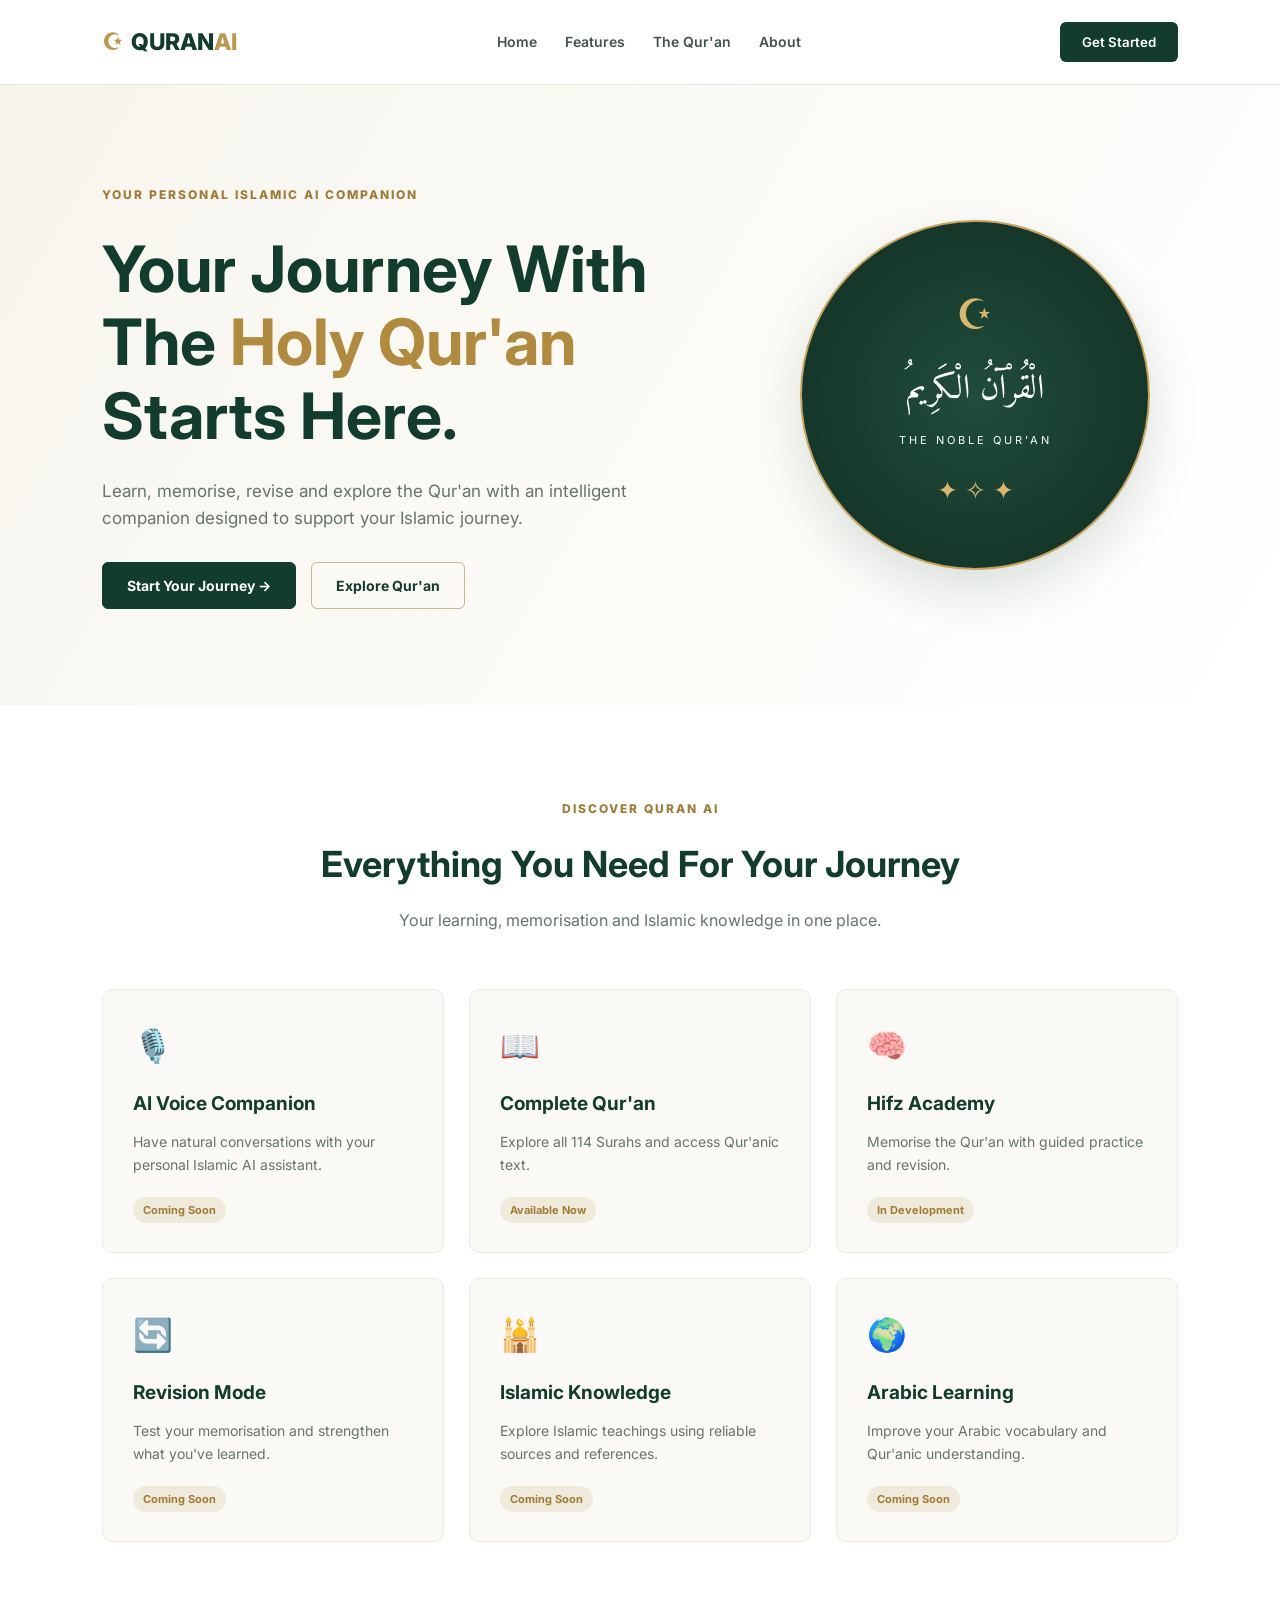
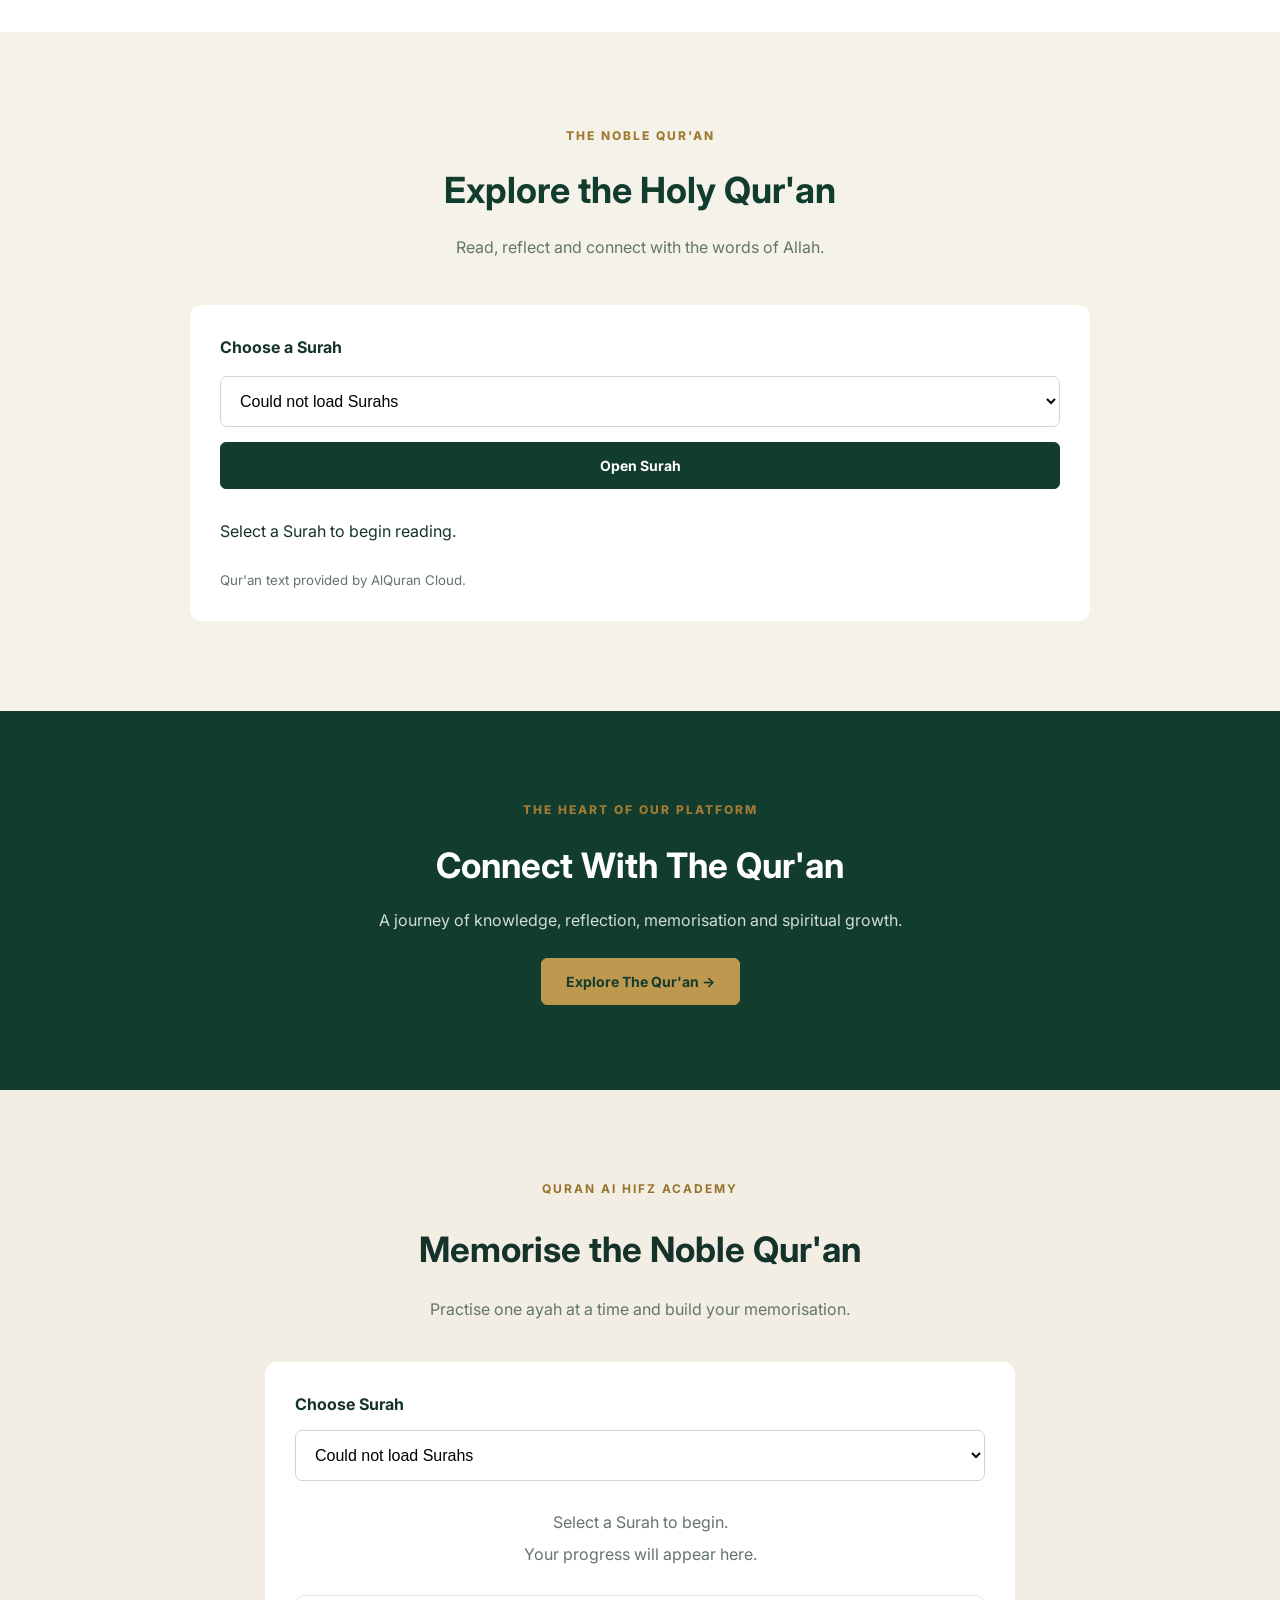
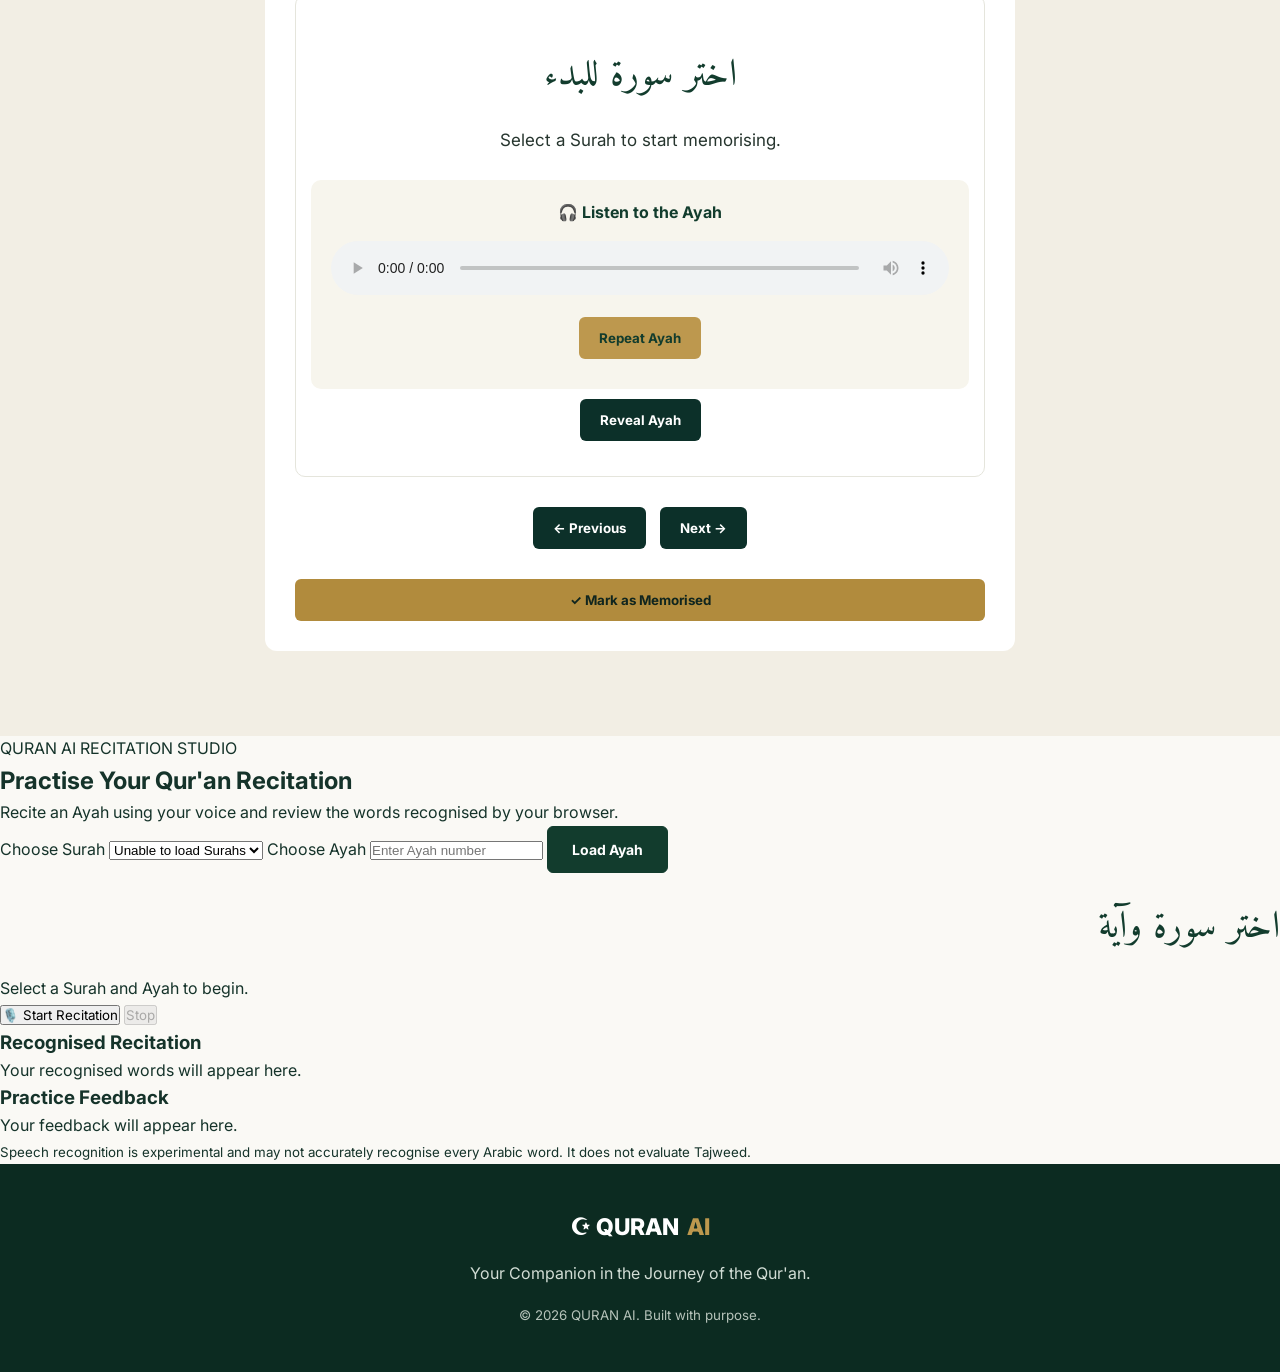
<file: index.html>
<!DOCTYPE html>
<html lang="en">

<head>
    <meta charset="UTF-8">
    <meta name="viewport" content="width=device-width, initial-scale=1.0">

    <title>QURAN AI | Your Islamic Companion</title>

    <link rel="preconnect" href="https://fonts.googleapis.com">
    <link rel="preconnect" href="https://fonts.gstatic.com" crossorigin>

    <link href="https://fonts.googleapis.com/css2?family=Amiri:wght@400;700&family=Inter:wght@400;500;600;700;800&family=Amiri+Quran&display=swap" rel="stylesheet">

    <link rel="stylesheet" href="style.css">
</head>

<body>

<header class="navbar">

    <div class="logo">
        <span class="logo-icon">☪</span>
        <span>QURAN<span class="highlight">AI</span></span>
    </div>

    <nav>
        <a href="#home">Home</a>
        <a href="#features">Features</a>
        <a href="#quran">The Qur'an</a>
        <a href="#about">About</a>
    </nav>

    <button class="start-btn" onclick="startLearning()">
        Get Started
    </button>

</header>


<main>

    <section class="hero" id="home">

        <div class="hero-content">

            <span class="welcome">YOUR PERSONAL ISLAMIC AI COMPANION</span>

            <h1>
                Your Journey With The
                <span>Holy Qur'an</span>
                Starts Here.
            </h1>

            <p>
                Learn, memorise, revise and explore the Qur'an
                with an intelligent companion designed to
                support your Islamic journey.
            </p>

            <div class="hero-buttons">

                <button class="primary-btn" onclick="startLearning()">
                    Start Your Journey →
                </button>

                <button class="secondary-btn" onclick="exploreQuran()">
                    Explore Qur'an
                </button>

            </div>

        </div>

        <div class="hero-art">

            <div class="quran-circle">

                <div class="moon">☪</div>

                <div class="arabic">
                    الْقُرْآنُ الْكَرِيمُ
                </div>

                <p>THE NOBLE QUR'AN</p>

                <div class="decoration">✦ ✧ ✦</div>

            </div>

        </div>

    </section>


    <section class="features" id="features">

        <div class="section-heading">

            <span>DISCOVER QURAN AI</span>

            <h2>Everything You Need For Your Journey</h2>

            <p>Your learning, memorisation and Islamic knowledge in one place.</p>

        </div>

        <div class="feature-grid">

            <div class="feature-card">
                <div class="feature-icon">🎙️</div>
                <h3>AI Voice Companion</h3>
                <p>Have natural conversations with your personal Islamic AI assistant.</p>
                <span class="coming">Coming Soon</span>
            </div>

            <div class="feature-card">
                <div class="feature-icon">📖</div>
                <h3>Complete Qur'an</h3>
                <p>Explore all 114 Surahs and access Qur'anic text.</p>
                <span class="coming">Available Now</span>
            </div>

            <div class="feature-card">
                <div class="feature-icon">🧠</div>
                <h3>Hifz Academy</h3>
                <p>Memorise the Qur'an with guided practice and revision.</p>
                <span class="coming">In Development</span>
            </div>

            <div class="feature-card">
                <div class="feature-icon">🔄</div>
                <h3>Revision Mode</h3>
                <p>Test your memorisation and strengthen what you've learned.</p>
                <span class="coming">Coming Soon</span>
            </div>

            <div class="feature-card">
                <div class="feature-icon">🕌</div>
                <h3>Islamic Knowledge</h3>
                <p>Explore Islamic teachings using reliable sources and references.</p>
                <span class="coming">Coming Soon</span>
            </div>

            <div class="feature-card">
                <div class="feature-icon">🌍</div>
                <h3>Arabic Learning</h3>
                <p>Improve your Arabic vocabulary and Qur'anic understanding.</p>
                <span class="coming">Coming Soon</span>
            </div>

        </div>

    </section>


    <section class="quran-section" id="quran">

        <span>THE NOBLE QUR'AN</span>

        <h2>Explore the Holy Qur'an</h2>

        <p>Read, reflect and connect with the words of Allah.</p>

        <div class="quran-reader">

            <div class="reader-controls">

                <label for="surahSelect">Choose a Surah</label>

                <select id="surahSelect">
                    <option value="">Loading Surahs...</option>
                </select>

                <button class="primary-btn" onclick="loadSurah()">
                    Open Surah
                </button>

            </div>

            <div id="surahInfo"></div>

            <div id="quranText">
                <p>Select a Surah to begin reading.</p>
            </div>

            <small class="quran-source">
                Qur'an text provided by AlQuran Cloud.
            </small>

        </div>

    </section>


    <section class="connection-section">

        <span>THE HEART OF OUR PLATFORM</span>

        <h2>Connect With The Qur'an</h2>

        <p>
            A journey of knowledge, reflection,
            memorisation and spiritual growth.
        </p>

        <button class="primary-btn" onclick="exploreQuran()">
            Explore The Qur'an →
        </button>

    </section>


    <section class="hifz-section" id="hifz">

        <span>QURAN AI HIFZ ACADEMY</span>

        <h2>Memorise the Noble Qur'an</h2>

        <p>Practise one ayah at a time and build your memorisation.</p>

        <div class="hifz-container">

            <label for="hifzSurah">Choose Surah</label>

            <select id="hifzSurah">
                <option value="">Loading Surahs...</option>
            </select>

            <div class="hifz-progress">
                <p id="hifzCounter">Select a Surah to begin.</p>
                <p id="hifzStatus">Your progress will appear here.</p>
            </div>

            <div class="hifz-ayah-card">

                <p id="hifzArabic" class="hifz-arabic">
                    اختر سورة للبدء
                </p>

                <p id="hifzTranslation" class="hifz-translation">
                    Select a Surah to start memorising.
                </p>
<div class="hifz-audio-box">

    <p>🎧 Listen to the Ayah</p>

    <audio id="hifzAudio" controls preload="none">
        Your browser does not support audio.
    </audio>

    <button id="repeatAudioBtn" onclick="repeatHifzAudio()">
        Repeat Ayah
    </button>

</div>
                <button id="revealBtn" onclick="revealHifzAyah()">
                    Reveal Ayah
                </button>

            </div>

            <div class="hifz-buttons">

                <button onclick="previousHifzAyah()">← Previous</button>

                <button onclick="nextHifzAyah()">Next →</button>

            </div>

            <button id="memorizedBtn" onclick="markHifzMemorized()">
                ✓ Mark as Memorised
            </button>

        </div>

    </section>
<!-- =====================================
     AI RECITATION PRACTICE
===================================== -->

<section class="recitation-section" id="recitation">

    <span>QURAN AI RECITATION STUDIO</span>

    <h2>Practise Your Qur'an Recitation</h2>

    <p>
        Recite an Ayah using your voice and review
        the words recognised by your browser.
    </p>

    <div class="recitation-container">

        <label for="recitationSurah">
            Choose Surah
        </label>

        <select id="recitationSurah">
            <option value="">Loading Surahs...</option>
        </select>

        <label for="recitationAyah">
            Choose Ayah
        </label>

        <input
            type="number"
            id="recitationAyah"
            min="1"
            placeholder="Enter Ayah number"
        >

        <button
            class="primary-btn"
            onclick="loadRecitationAyah()">
            Load Ayah
        </button>

        <div class="recitation-ayah-card">

            <p id="recitationArabic" class="hifz-arabic">
                اختر سورة وآية
            </p>

            <p id="recitationTranslation">
                Select a Surah and Ayah to begin.
            </p>

        </div>

        <div class="recitation-controls">

            <button
                id="startRecitationBtn"
                onclick="startRecitation()">
                🎙️ Start Recitation
            </button>

            <button
                id="stopRecitationBtn"
                onclick="stopRecitation()"
                disabled>
                Stop
            </button>

        </div>

        <div class="recitation-result">

            <h3>Recognised Recitation</h3>

            <p id="recitationTranscript">
                Your recognised words will appear here.
            </p>

            <h3>Practice Feedback</h3>

            <p id="recitationFeedback">
                Your feedback will appear here.
            </p>

        </div>

    </div>

    <small>
        Speech recognition is experimental and may not
        accurately recognise every Arabic word.
        It does not evaluate Tajweed.
    </small>

</section>
</main>


<footer id="about">

    <div class="logo">
        ☪ QURAN<span class="highlight">AI</span>
    </div>

    <p>Your Companion in the Journey of the Qur'an.</p>

    <small>© 2026 QURAN AI. Built with purpose.</small>

</footer>


<script src="script.js"></script>

</body>
</html>
</file>
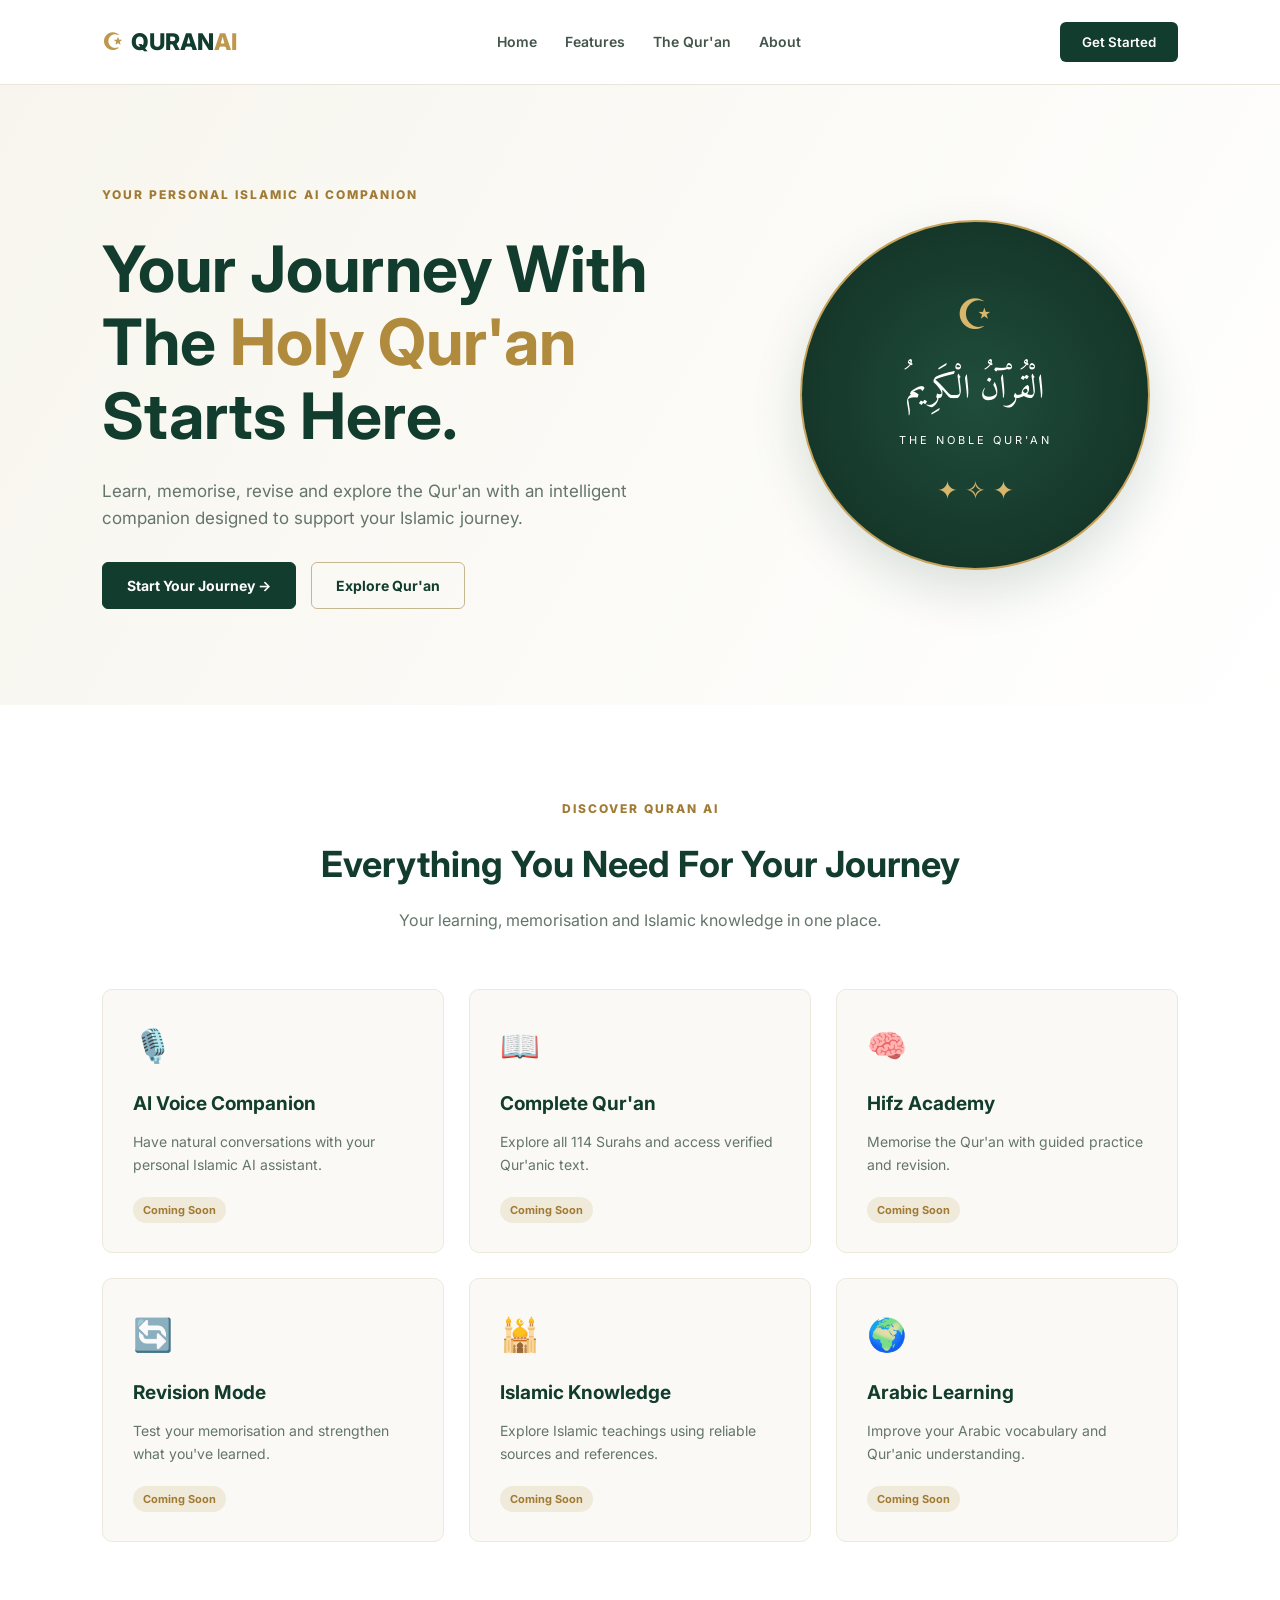
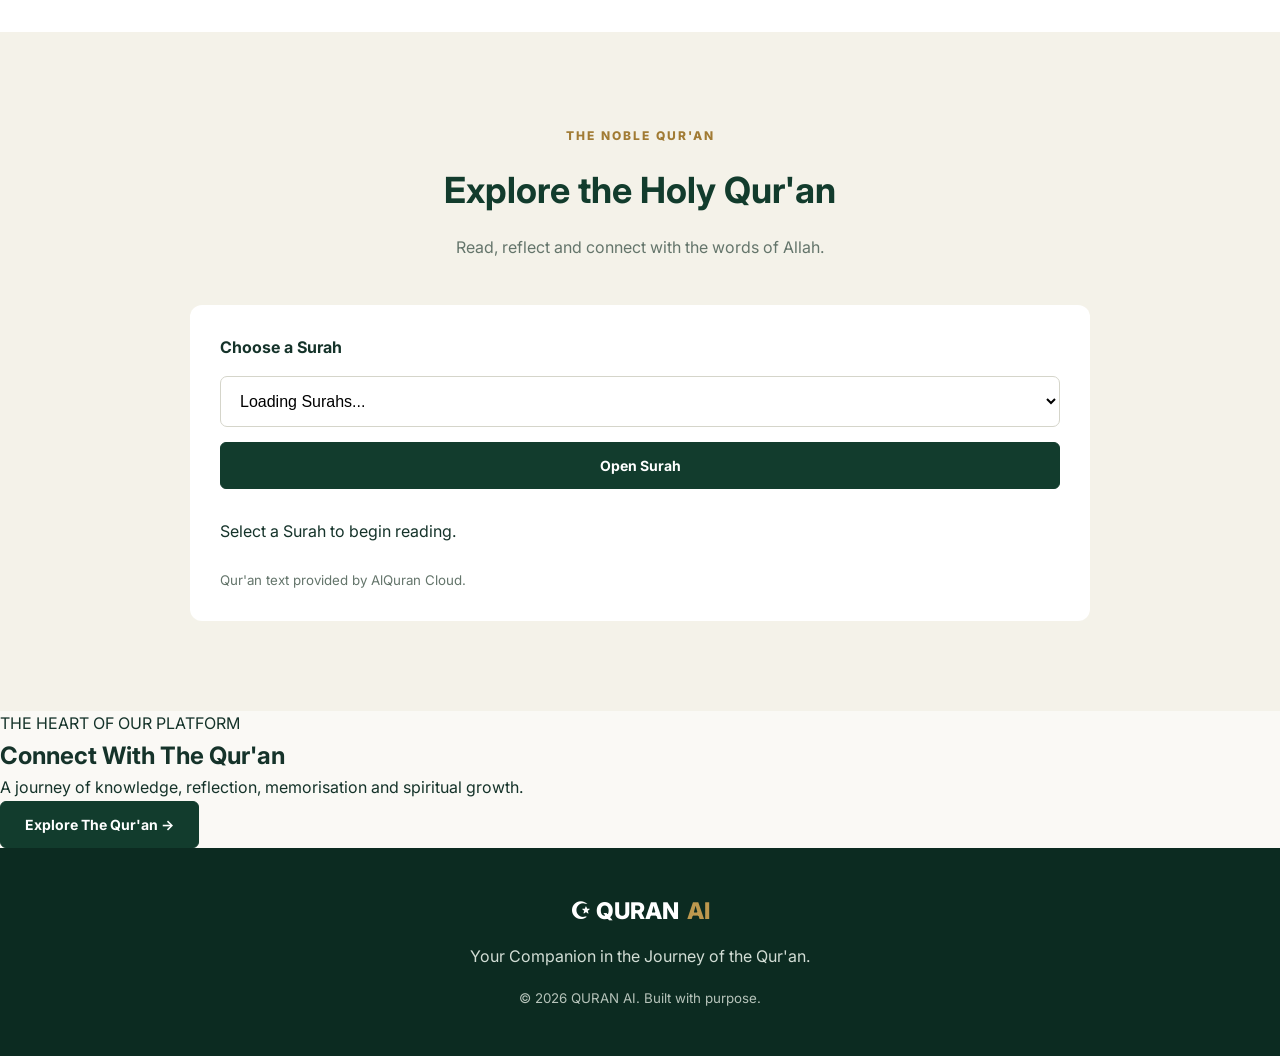
<file: index (1).html>
<!DOCTYPE html>
<html lang="en">
<head>
    <meta charset="UTF-8">
    <meta name="viewport" content="width=device-width, initial-scale=1.0">

    <title>QURAN AI | Your Companion in the Journey of the Qur'an</title>

    <link rel="stylesheet" href="style.css">

    <link href="https://fonts.googleapis.com/css2?family=Amiri:wght@400;700&family=Inter:wght@400;500;600;700;800&display=swap" rel="stylesheet">
</head>

<body>

    <header class="navbar">

        <div class="logo">
            <span class="logo-icon">☪</span>
            <span>QURAN<span class="highlight">AI</span></span>
        </div>

        <nav>
            <a href="#home">Home</a>
            <a href="#features">Features</a>
            <a href="#quran">The Qur'an</a>
            <a href="#about">About</a>
        </nav>

        <button class="start-btn" onclick="startLearning()">
            Get Started
        </button>

    </header>


    <main>

        <section class="hero" id="home">

            <div class="hero-content">

                <span class="welcome">YOUR PERSONAL ISLAMIC AI COMPANION</span>

                <h1>
                    Your Journey With The
                    <span>Holy Qur'an</span>
                    Starts Here.
                </h1>

                <p>
                    Learn, memorise, revise and explore the Qur'an
                    with an intelligent companion designed to
                    support your Islamic journey.
                </p>

                <div class="hero-buttons">

                    <button class="primary-btn" onclick="startLearning()">
                        Start Your Journey →
                    </button>

                    <button class="secondary-btn" onclick="exploreQuran()">
                        Explore Qur'an
                    </button>

                </div>

            </div>


            <div class="hero-art">

                <div class="quran-circle">

                    <div class="moon">☪</div>

                    <div class="arabic">
                        الْقُرْآنُ الْكَرِيمُ
                    </div>

                    <p>THE NOBLE QUR'AN</p>

                    <div class="decoration">✦ ✧ ✦</div>

                </div>

            </div>

        </section>


        <section class="features" id="features">

            <div class="section-heading">
                <span>DISCOVER QURAN AI</span>
                <h2>Everything You Need For Your Journey</h2>
                <p>Your learning, memorisation and Islamic knowledge in one place.</p>
            </div>


            <div class="feature-grid">

                <div class="feature-card">
                    <div class="feature-icon">🎙️</div>
                    <h3>AI Voice Companion</h3>
                    <p>Have natural conversations with your personal Islamic AI assistant.</p>
                    <span class="coming">Coming Soon</span>
                </div>


                <div class="feature-card">
                    <div class="feature-icon">📖</div>
                    <h3>Complete Qur'an</h3>
                    <p>Explore all 114 Surahs and access verified Qur'anic text.</p>
                    <span class="coming">Coming Soon</span>
                </div>


                <div class="feature-card">
                    <div class="feature-icon">🧠</div>
                    <h3>Hifz Academy</h3>
                    <p>Memorise the Qur'an with guided practice and revision.</p>
                    <span class="coming">Coming Soon</span>
                </div>


                <div class="feature-card">
                    <div class="feature-icon">🔄</div>
                    <h3>Revision Mode</h3>
                    <p>Test your memorisation and strengthen what you've learned.</p>
                    <span class="coming">Coming Soon</span>
                </div>


                <div class="feature-card">
                    <div class="feature-icon">🕌</div>
                    <h3>Islamic Knowledge</h3>
                    <p>Explore Islamic teachings using reliable sources and references.</p>
                    <span class="coming">Coming Soon</span>
                </div>


                <div class="feature-card">
                    <div class="feature-icon">🌍</div>
                    <h3>Arabic Learning</h3>
                    <p>Improve your Arabic vocabulary and Qur'anic understanding.</p>
                    <span class="coming">Coming Soon</span>
                </div>

            </div>

        </section>


        <section class="quran-section" id="quran">

    <span>THE NOBLE QUR'AN</span>

    <h2>Explore the Holy Qur'an</h2>

    <p>Read, reflect and connect with the words of Allah.</p>

    <div class="quran-reader">

        <div class="reader-controls">

            <label for="surahSelect">Choose a Surah</label>

            <select id="surahSelect">
                <option value="">Loading Surahs...</option>
            </select>

            <button class="primary-btn" onclick="loadSurah()">
                Open Surah
            </button>

        </div>

        <div id="surahInfo"></div>

        <div id="quranText">

            <p>Select a Surah to begin reading.</p>

        </div>

        <small class="quran-source">
            Qur'an text provided by AlQuran Cloud.
        </small>

    </div>

</section>


            <span>THE HEART OF OUR PLATFORM</span>

            <h2>Connect With The Qur'an</h2>

            <p>
                A journey of knowledge, reflection,
                memorisation and spiritual growth.
            </p>

            <button class="primary-btn" onclick="exploreQuran()">
                Explore The Qur'an →
            </button>

        </section>


    </main>


    <footer id="about">

        <div class="logo">
            ☪ QURAN<span class="highlight">AI</span>
        </div>

        <p>Your Companion in the Journey of the Qur'an.</p>

        <small>© 2026 QURAN AI. Built with purpose.</small>

    </footer>


    <script src="script.js"></script>

</body>
</html>
</file>
<file: style.css>
/* =================================
   QURAN AI - MAIN DESIGN
================================= */

* {
    margin: 0;
    padding: 0;
    box-sizing: border-box;
}

html {
    scroll-behavior: smooth;
}

body {
    font-family: 'Inter', sans-serif;
    background: #faf9f5;
    color: #15332a;
    line-height: 1.6;
}

button {
    cursor: pointer;
    font-family: inherit;
    transition: 0.3s ease;
}

.highlight {
    color: #bd984e;
}


/* =================================
   NAVIGATION
================================= */

.navbar {
    display: flex;
    justify-content: space-between;
    align-items: center;
    padding: 22px 8%;
    background: #ffffff;
    border-bottom: 1px solid #e9e5da;
}

.logo {
    display: flex;
    align-items: center;
    gap: 8px;
    font-size: 23px;
    font-weight: 800;
    color: #123c2d;
}

.logo-icon {
    color: #bd984e;
}

.navbar nav {
    display: flex;
    gap: 28px;
}

.navbar nav a {
    text-decoration: none;
    color: #43554b;
    font-size: 14px;
    font-weight: 600;
}

.navbar nav a:hover {
    color: #bd984e;
}

.start-btn {
    background: #123c2d;
    color: white;
    border: none;
    padding: 12px 22px;
    border-radius: 6px;
    font-weight: 600;
}

.start-btn:hover,
.primary-btn:hover {
    background: #245943;
}


/* =================================
   HERO SECTION
================================= */

.hero {
    min-height: 620px;
    padding: 90px 8%;
    display: flex;
    align-items: center;
    justify-content: space-between;
    gap: 50px;
    background: linear-gradient(120deg, #f7f5ed, #ffffff);
}

.hero-content {
    max-width: 620px;
}

.welcome {
    color: #a17b34;
    font-size: 12px;
    font-weight: 800;
    letter-spacing: 2px;
}

.hero h1 {
    font-size: clamp(38px, 5vw, 65px);
    line-height: 1.15;
    margin: 25px 0;
    color: #123c2d;
}

.hero h1 span {
    color: #b18b3d;
}

.hero-content > p {
    font-size: 17px;
    color: #64756b;
    max-width: 550px;
    margin-bottom: 30px;
}

.hero-buttons {
    display: flex;
    gap: 15px;
    flex-wrap: wrap;
}

.primary-btn,
.secondary-btn {
    padding: 14px 24px;
    border-radius: 6px;
    font-size: 14px;
    font-weight: 700;
}

.primary-btn {
    background: #123c2d;
    color: white;
    border: 1px solid #123c2d;
}

.secondary-btn {
    background: transparent;
    color: #123c2d;
    border: 1px solid #c5b78f;
}

.secondary-btn:hover {
    background: #f0ecdf;
}


/* =================================
   HERO ART
================================= */

.hero-art {
    display: flex;
    justify-content: center;
    align-items: center;
    flex: 1;
}

.quran-circle {
    width: 350px;
    height: 350px;
    border-radius: 50%;
    border: 2px solid #c6a45b;
    background: radial-gradient(circle, #204d3b, #102e23);
    color: white;
    display: flex;
    flex-direction: column;
    justify-content: center;
    align-items: center;
    box-shadow: 0 20px 50px rgba(18, 60, 45, 0.15);
}

.moon {
    font-size: 42px;
    color: #d8b66c;
    margin-bottom: 15px;
}

.arabic {
    font-family: 'Amiri', serif;
    font-size: 34px;
    margin-bottom: 15px;
}

.quran-circle p {
    letter-spacing: 3px;
    font-size: 11px;
}

.decoration {
    color: #d8b66c;
    margin-top: 20px;
    font-size: 25px;
}


/* =================================
   FEATURES
================================= */

.features {
    padding: 90px 8%;
    background: #ffffff;
}

.section-heading {
    text-align: center;
    max-width: 650px;
    margin: 0 auto 55px;
}

.section-heading > span,
.quran-section > span,
.connection-section > span {
    color: #a17b34;
    font-size: 12px;
    font-weight: 800;
    letter-spacing: 2px;
}

.section-heading h2 {
    font-size: 36px;
    margin: 15px 0;
    color: #123c2d;
}

.section-heading p {
    color: #64756b;
}

.feature-grid {
    display: grid;
    grid-template-columns: repeat(3, 1fr);
    gap: 25px;
}

.feature-card {
    padding: 30px;
    background: #faf9f5;
    border: 1px solid #eee9dd;
    border-radius: 10px;
    transition: 0.3s ease;
}

.feature-card:hover {
    transform: translateY(-5px);
    box-shadow: 0 12px 30px rgba(18, 60, 45, 0.08);
}

.feature-icon {
    font-size: 32px;
    margin-bottom: 18px;
}

.feature-card h3 {
    font-size: 19px;
    margin-bottom: 12px;
    color: #123c2d;
}

.feature-card p {
    color: #64756b;
    font-size: 14px;
    margin-bottom: 20px;
}

.coming {
    font-size: 11px;
    font-weight: 700;
    color: #a17b34;
    background: #f0eadb;
    padding: 6px 10px;
    border-radius: 20px;
}


/* =================================
   QURAN SECTION
================================= */

.quran-section {
    padding: 90px 8%;
    text-align: center;
    background: #f4f2e9;
}

.quran-section h2 {
    font-size: 36px;
    margin: 15px 0;
    color: #123c2d;
}

.quran-section > p {
    color: #64756b;
}

.quran-reader {
    max-width: 900px;
    margin: 45px auto 0;
    padding: 30px;
    background: #ffffff;
    border-radius: 12px;
    color: #15332a;
    text-align: left;
}

.reader-controls {
    display: flex;
    flex-direction: column;
    gap: 15px;
    margin-bottom: 30px;
}

.reader-controls label {
    font-weight: 700;
}

.reader-controls select {
    width: 100%;
    padding: 15px;
    border: 1px solid #d5d5ca;
    border-radius: 7px;
    font-size: 16px;
    background: white;
}

#surahInfo {
    margin: 25px 0;
    font-size: 20px;
    font-weight: 700;
    text-align: center;
}

#surahInfo h3 {
    font-family: 'Amiri Quran', serif;
    font-size: 36px;
    margin-bottom: 10px;
}

#surahInfo p {
    color: #64756b;
    margin-bottom: 20px;
}

#quranText {
    text-align: left;
    background: #ffffff;
}

.ayah-card {
    background: #ffffff;
    padding: 25px 15px;
    margin-bottom: 20px;
    border-bottom: 1px solid #d8ded9;
}

.ayah-arabic {
    font-family: 'Amiri Quran', serif;
    font-size: clamp(30px, 7vw, 40px);
    font-weight: normal;
    line-height: 2.2;
    direction: rtl;
    unicode-bidi: plaintext;
    text-align: center;
    color: #123c2d;
    letter-spacing: normal;
    word-spacing: normal;
    word-break: normal;
    overflow-wrap: normal;
    margin: 0;
    padding: 10px 0;
}

.ayah-number {
    display: inline-block;
    font-family: serif;
    font-size: 21px;
    font-weight: 700;
    color: #b18b3d;
    white-space: nowrap;
    margin: 0 7px;
}

.bismillah {
    font-family: 'Amiri Quran', serif;
    font-size: clamp(34px, 8vw, 42px);
    line-height: 2.2;
    direction: rtl;
    text-align: center;
    color: #123c2d;
    margin: 25px 0 40px;
}

.ayah-translation {
    font-family: Arial, sans-serif;
    font-size: 18px;
    line-height: 1.9;
    color: #26352e;
    text-align: left;
    margin-top: 25px;
}

.quran-source {
    display: block;
    margin-top: 25px;
    color: #64756b;
}


/* =================================
   CONNECTION SECTION
================================= */

.connection-section {
    padding: 85px 20px;
    text-align: center;
    background: #123c2d;
    color: white;
}

.connection-section h2 {
    font-size: 35px;
    margin: 15px 0;
}

.connection-section > p {
    color: #d2ddd5;
    margin-bottom: 25px;
}

.connection-section .primary-btn {
    background: #bd984e;
    color: #123c2d;
    border-color: #bd984e;
}


/* =================================
   HIFZ ACADEMY
================================= */

.hifz-section {
    padding: 85px 8%;
    text-align: center;
    background: #f2eee4;
    color: #15332a;
}

.hifz-section > span {
    color: #98732d;
    font-size: 12px;
    font-weight: 700;
    letter-spacing: 2px;
}

.hifz-section h2 {
    font-size: 35px;
    margin: 20px 0;
}

.hifz-section > p {
    color: #64756b;
}

.hifz-container {
    max-width: 750px;
    margin: 40px auto 0;
    padding: 30px;
    background: white;
    border-radius: 12px;
}

.hifz-container label {
    display: block;
    text-align: left;
    font-weight: 700;
    margin-bottom: 12px;
}

.hifz-container select {
    width: 100%;
    padding: 15px;
    border: 1px solid #d5d5ca;
    border-radius: 7px;
    font-size: 16px;
    background: white;
}

.hifz-progress {
    margin: 25px 0;
    color: #64756b;
    line-height: 2;
}

.hifz-ayah-card {
    padding: 25px 15px;
    border: 1px solid #e5e5dc;
    border-radius: 10px;
}

.hifz-arabic {
    font-family: 'Amiri Quran', serif;
    font-size: 38px;
    line-height: 2.2;
    direction: rtl;
    color: #123c2d;
    margin-bottom: 20px;
}

.hifz-translation {
    color: #26352e;
    font-size: 17px;
    line-height: 1.8;
}

.hifz-container button {
    padding: 13px 20px;
    margin: 10px 5px;
    border: none;
    border-radius: 6px;
    background: #0c3029;
    color: white;
    font-weight: 700;
}

.hifz-container button:hover {
    background: #245943;
}

.hifz-buttons {
    margin-top: 20px;
}

#memorizedBtn {
    background: #b18b3d;
    color: #10251e;
    width: 100%;
    margin: 20px 0 0;
}


/* =================================
   FOOTER
================================= */

footer {
    padding: 45px 20px;
    text-align: center;
    background: #0c2b21;
    color: white;
}

footer .logo {
    justify-content: center;
    color: white;
    margin-bottom: 15px;
}

footer p {
    color: #d2ddd5;
    margin-bottom: 15px;
}

footer small {
    color: #b6c3ba;
}


/* =================================
   RESPONSIVE DESIGN
================================= */

@media (max-width: 900px) {

    .hero {
        padding: 70px 6%;
    }

    .feature-grid {
        grid-template-columns: repeat(2, 1fr);
    }

    .quran-circle {
        width: 280px;
        height: 280px;
    }

    .arabic {
        font-size: 28px;
    }
}


@media (max-width: 600px) {

    .navbar {
        flex-direction: column;
        gap: 18px;
        padding: 20px 15px;
    }

    .navbar nav {
        gap: 12px;
        flex-wrap: wrap;
        justify-content: center;
    }

    .navbar nav a {
        font-size: 13px;
    }

    .hero {
        flex-direction: column;
        text-align: center;
        padding: 65px 20px;
    }

    .hero-content > p {
        font-size: 15px;
    }

    .hero-buttons {
        justify-content: center;
    }

    .quran-circle {
        width: 260px;
        height: 260px;
    }

    .feature-grid {
        grid-template-columns: 1fr;
    }

    .features,
    .quran-section {
        padding: 65px 18px;
    }

    .section-heading h2,
    .quran-section h2 {
        font-size: 28px;
    }

    .quran-reader {
        padding: 18px 12px;
    }

    .ayah-card {
        padding: 20px 8px;
    }

    .ayah-arabic {
        font-size: 32px;
        line-height: 2.1;
    }

    .ayah-translation {
        font-size: 17px;
    }

    .hifz-section {
        padding: 65px 15px;
    }

    .hifz-container {
        padding: 18px 12px;
    }

    .hifz-arabic {
        font-size: 32px;
    }

    .hifz-section h2 {
        font-size: 27px;
    }

    .connection-section h2 {
        font-size: 28px;
    }
}
/* HIFZ AUDIO PLAYER */

.hifz-audio-box {
    margin-top: 25px;
    padding: 20px;
    background: #f7f5ed;
    border-radius: 10px;
}

.hifz-audio-box p {
    color: #123c2d;
    font-weight: 700;
    margin-bottom: 15px;
}

.hifz-audio-box audio {
    width: 100%;
}

#repeatAudioBtn {
    background: #bd984e;
    color: #123c2d;
    margin-top: 15px;
}
</file>
